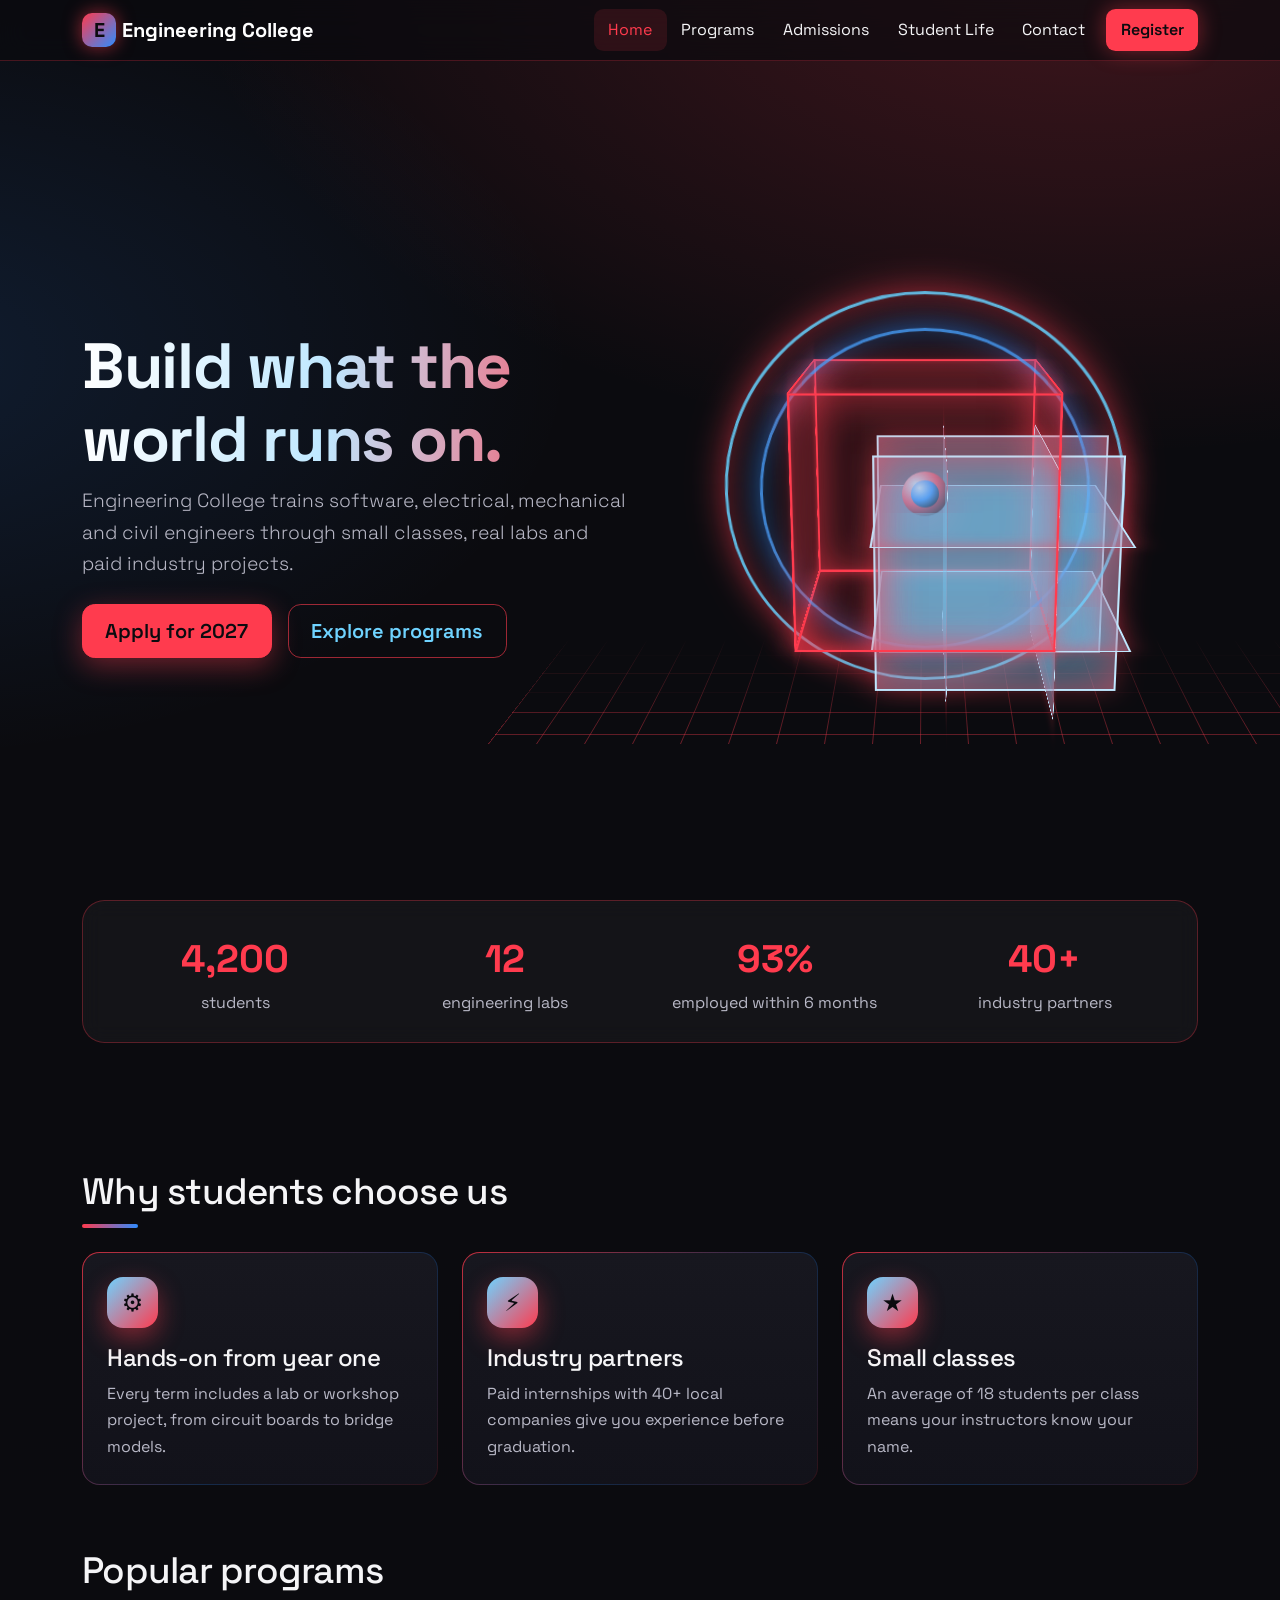
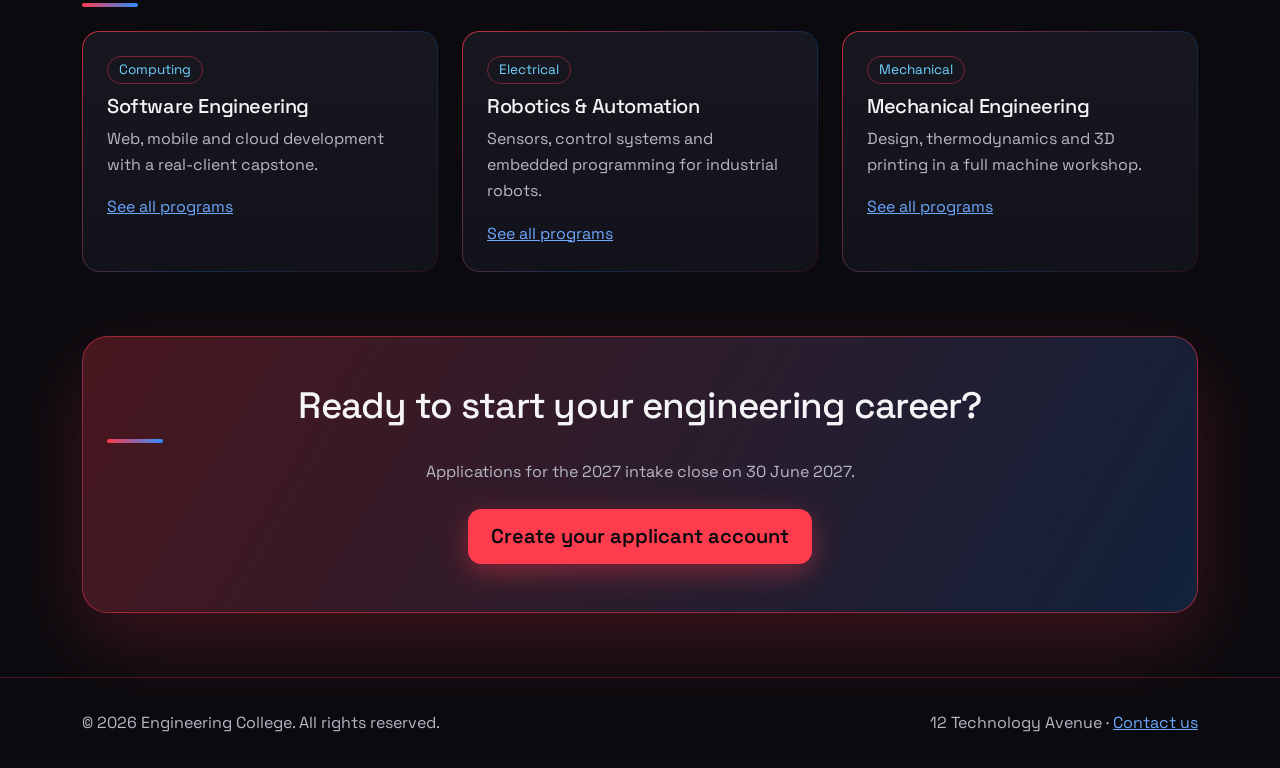
<file: index.html>
<!doctype html>
<html lang="en" data-bs-theme="dark"><head><meta charset="utf-8"><meta name="viewport" content="width=device-width,initial-scale=1">
<title>Home | Engineering College</title><meta name="description" content="Engineering College: programs, admissions and student life.">
<link rel="preconnect" href="https://fonts.googleapis.com"><link href="https://fonts.googleapis.com/css2?family=Space+Grotesk:wght@400;600;700&display=swap" rel="stylesheet">
<link href="https://cdn.jsdelivr.net/npm/bootstrap@5.3.3/dist/css/bootstrap.min.css" rel="stylesheet"><link href="css/style.css" rel="stylesheet"></head>
<body><a class="skip" href="#main">Skip to main content</a>
<nav class="navbar navbar-expand-lg fixed-top glass" aria-label="Main"><div class="container">
<a class="navbar-brand fw-bold" href="index.html"><span class="logo" aria-hidden="true">E</span>Engineering College</a>
<button class="navbar-toggler" type="button" data-bs-toggle="collapse" data-bs-target="#nav" aria-controls="nav" aria-expanded="false" aria-label="Toggle navigation"><span class="navbar-toggler-icon"></span></button>
<div class="collapse navbar-collapse" id="nav"><ul class="navbar-nav ms-auto">
<li class="nav-item"><a class="nav-link active" aria-current="page" href="index.html">Home</a></li>
<li class="nav-item"><a class="nav-link" href="about.html">Programs</a></li>
<li class="nav-item"><a class="nav-link" href="admissions.html">Admissions</a></li>
<li class="nav-item"><a class="nav-link" href="student-life.html">Student Life</a></li>
<li class="nav-item"><a class="nav-link" href="contact.html">Contact</a></li>
<li class="nav-item"><a class="nav-link" href="registration.html">Register</a></li>
</ul></div></div></nav><main id="main">
<section class="hero position-relative"><div class="container"><div class="row align-items-center g-4"><div class="col-lg-6">
<h1 class="grad">Build what the world runs on.</h1>
<p class="lead">Engineering College trains software, electrical, mechanical and civil engineers through small classes, real labs and paid industry projects.</p>
<div class="d-flex flex-wrap gap-3 mt-4"><a class="btn btn-pink btn-lg" href="registration.html">Apply for 2027</a><a class="btn btn-ghost btn-lg" href="about.html">Explore programs</a></div></div>
<div class="col-lg-6"><div class="stage" aria-hidden="true"><div class="grid3d"></div><div class="world">
<div class="ring r1"></div><div class="ring r2"></div>
<div class="cube"><i class="a"></i><i class="b"></i><i class="c"></i><i class="d"></i><i class="e"></i><i class="f"></i></div>
<div class="cube small"><i class="a"></i><i class="b"></i><i class="c"></i><i class="d"></i><i class="e"></i><i class="f"></i></div>
<span class="sat s1"></span><span class="sat s2"></span></div></div></div></div></div></section>
<section class="pt-0"><div class="container"><div class="glassbar"><div class="row text-center g-3">
<div class="col-6 col-md-3"><div class="stat">4,200</div><p class="text-muted mx-auto mb-0">students</p></div>
<div class="col-6 col-md-3"><div class="stat">12</div><p class="text-muted mx-auto mb-0">engineering labs</p></div>
<div class="col-6 col-md-3"><div class="stat">93%</div><p class="text-muted mx-auto mb-0">employed within 6 months</p></div>
<div class="col-6 col-md-3"><div class="stat">40+</div><p class="text-muted mx-auto mb-0">industry partners</p></div></div></div></div></section>
<section><div class="container"><h2 class="mb-4">Why students choose us</h2><div class="row g-4">
<div class="col-md-4"><article class="card-3d"><div class="ico" aria-hidden="true">&#9881;</div><h3 class="h4">Hands-on from year one</h3><p class="text-muted mb-0">Every term includes a lab or workshop project, from circuit boards to bridge models.</p></article></div>
<div class="col-md-4"><article class="card-3d"><div class="ico" aria-hidden="true">&#9889;</div><h3 class="h4">Industry partners</h3><p class="text-muted mb-0">Paid internships with 40+ local companies give you experience before graduation.</p></article></div>
<div class="col-md-4"><article class="card-3d"><div class="ico" aria-hidden="true">&#9733;</div><h3 class="h4">Small classes</h3><p class="text-muted mb-0">An average of 18 students per class means your instructors know your name.</p></article></div></div></div></section>
<section class="pt-0"><div class="container"><h2 class="mb-4">Popular programs</h2><div class="row g-4">
<div class="col-md-4"><article class="card-3d"><span class="tag">Computing</span><h3 class="h5">Software Engineering</h3><p class="text-muted">Web, mobile and cloud development with a real-client capstone.</p><a href="about.html#programs">See all programs<span class="visually-hidden"> at Engineering College</span></a></article></div>
<div class="col-md-4"><article class="card-3d"><span class="tag">Electrical</span><h3 class="h5">Robotics &amp; Automation</h3><p class="text-muted">Sensors, control systems and embedded programming for industrial robots.</p><a href="about.html#programs">See all programs<span class="visually-hidden"> at Engineering College</span></a></article></div>
<div class="col-md-4"><article class="card-3d"><span class="tag">Mechanical</span><h3 class="h5">Mechanical Engineering</h3><p class="text-muted">Design, thermodynamics and 3D printing in a full machine workshop.</p><a href="about.html#programs">See all programs<span class="visually-hidden"> at Engineering College</span></a></article></div></div></div></section>
<section class="pt-0"><div class="container"><div class="cta"><h2 class="mb-3">Ready to start your engineering career?</h2><p class="text-muted">Applications for the 2027 intake close on 30 June 2027.</p><a class="btn btn-pink btn-lg mt-2" href="registration.html">Create your applicant account</a></div></div></section>
</main>
<footer><div class="container d-flex flex-wrap justify-content-between gap-2"><span>&copy; 2026 Engineering College. All rights reserved.</span><span>12 Technology Avenue &middot; <a href="contact.html">Contact us</a></span></div></footer>
<script src="https://cdn.jsdelivr.net/npm/bootstrap@5.3.3/dist/js/bootstrap.bundle.min.js"></script><script src="js/main.js"></script></body></html>
</file>
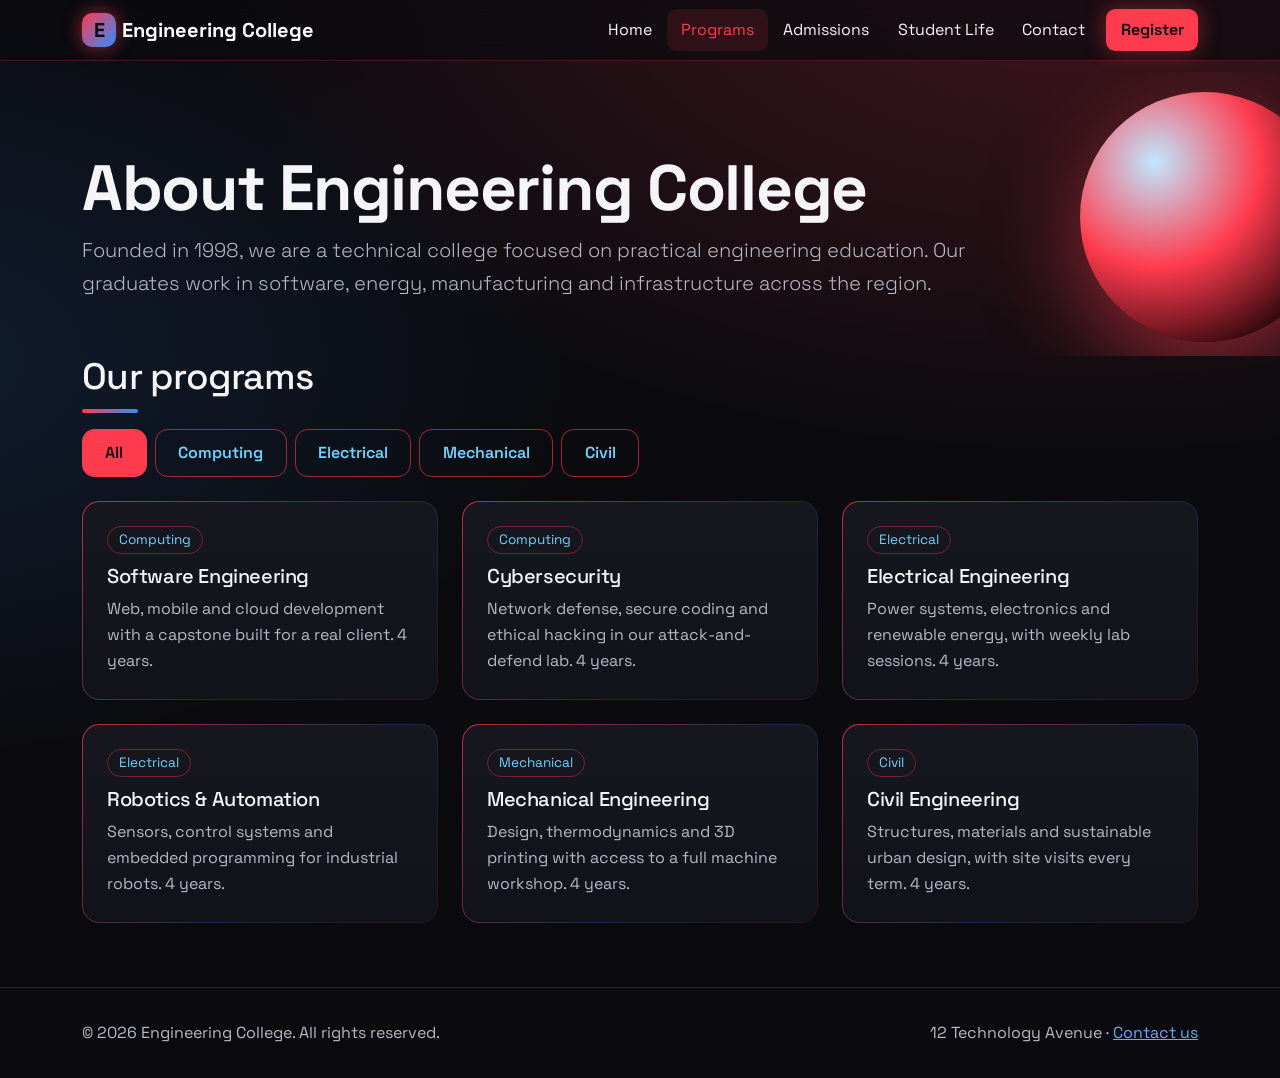
<file: about.html>
<!doctype html>
<html lang="en" data-bs-theme="dark"><head><meta charset="utf-8"><meta name="viewport" content="width=device-width,initial-scale=1">
<title>About & Programs | Engineering College</title><meta name="description" content="Engineering College: programs, admissions and student life.">
<link rel="preconnect" href="https://fonts.googleapis.com"><link href="https://fonts.googleapis.com/css2?family=Space+Grotesk:wght@400;600;700&display=swap" rel="stylesheet">
<link href="https://cdn.jsdelivr.net/npm/bootstrap@5.3.3/dist/css/bootstrap.min.css" rel="stylesheet"><link href="css/style.css" rel="stylesheet"></head>
<body><a class="skip" href="#main">Skip to main content</a>
<nav class="navbar navbar-expand-lg fixed-top glass" aria-label="Main"><div class="container">
<a class="navbar-brand fw-bold" href="index.html"><span class="logo" aria-hidden="true">E</span>Engineering College</a>
<button class="navbar-toggler" type="button" data-bs-toggle="collapse" data-bs-target="#nav" aria-controls="nav" aria-expanded="false" aria-label="Toggle navigation"><span class="navbar-toggler-icon"></span></button>
<div class="collapse navbar-collapse" id="nav"><ul class="navbar-nav ms-auto">
<li class="nav-item"><a class="nav-link" href="index.html">Home</a></li>
<li class="nav-item"><a class="nav-link active" aria-current="page" href="about.html">Programs</a></li>
<li class="nav-item"><a class="nav-link" href="admissions.html">Admissions</a></li>
<li class="nav-item"><a class="nav-link" href="student-life.html">Student Life</a></li>
<li class="nav-item"><a class="nav-link" href="contact.html">Contact</a></li>
<li class="nav-item"><a class="nav-link" href="registration.html">Register</a></li>
</ul></div></div></nav><main id="main">
<section><div class="container"><h1>About Engineering College</h1>
<p class="lead">Founded in 1998, we are a technical college focused on practical engineering education. Our graduates work in software, energy, manufacturing and infrastructure across the region.</p></div></section>
<section class="pt-0"><div class="container"><h2 id="programs" class="mb-3">Our programs</h2>
<div class="d-flex flex-wrap gap-2 mb-4" role="group" aria-label="Filter programs by field">
<button class="btn btn-ghost" data-filter="all" aria-pressed="true">All</button><button class="btn btn-ghost" data-filter="computing" aria-pressed="false">Computing</button><button class="btn btn-ghost" data-filter="electrical" aria-pressed="false">Electrical</button><button class="btn btn-ghost" data-filter="mechanical" aria-pressed="false">Mechanical</button><button class="btn btn-ghost" data-filter="civil" aria-pressed="false">Civil</button></div>
<div class="row g-4">
<div class="col-md-6 col-lg-4" data-cat="computing"><article class="card-3d"><span class="tag">Computing</span><h3 class="h5">Software Engineering</h3><p class="text-muted mb-0">Web, mobile and cloud development with a capstone built for a real client. 4 years.</p></article></div>
<div class="col-md-6 col-lg-4" data-cat="computing"><article class="card-3d"><span class="tag">Computing</span><h3 class="h5">Cybersecurity</h3><p class="text-muted mb-0">Network defense, secure coding and ethical hacking in our attack-and-defend lab. 4 years.</p></article></div>
<div class="col-md-6 col-lg-4" data-cat="electrical"><article class="card-3d"><span class="tag">Electrical</span><h3 class="h5">Electrical Engineering</h3><p class="text-muted mb-0">Power systems, electronics and renewable energy, with weekly lab sessions. 4 years.</p></article></div>
<div class="col-md-6 col-lg-4" data-cat="electrical"><article class="card-3d"><span class="tag">Electrical</span><h3 class="h5">Robotics &amp; Automation</h3><p class="text-muted mb-0">Sensors, control systems and embedded programming for industrial robots. 4 years.</p></article></div>
<div class="col-md-6 col-lg-4" data-cat="mechanical"><article class="card-3d"><span class="tag">Mechanical</span><h3 class="h5">Mechanical Engineering</h3><p class="text-muted mb-0">Design, thermodynamics and 3D printing with access to a full machine workshop. 4 years.</p></article></div>
<div class="col-md-6 col-lg-4" data-cat="civil"><article class="card-3d"><span class="tag">Civil</span><h3 class="h5">Civil Engineering</h3><p class="text-muted mb-0">Structures, materials and sustainable urban design, with site visits every term. 4 years.</p></article></div>
</div></div></section>
</main>
<footer><div class="container d-flex flex-wrap justify-content-between gap-2"><span>&copy; 2026 Engineering College. All rights reserved.</span><span>12 Technology Avenue &middot; <a href="contact.html">Contact us</a></span></div></footer>
<script src="https://cdn.jsdelivr.net/npm/bootstrap@5.3.3/dist/js/bootstrap.bundle.min.js"></script><script src="js/main.js"></script></body></html>
</file>
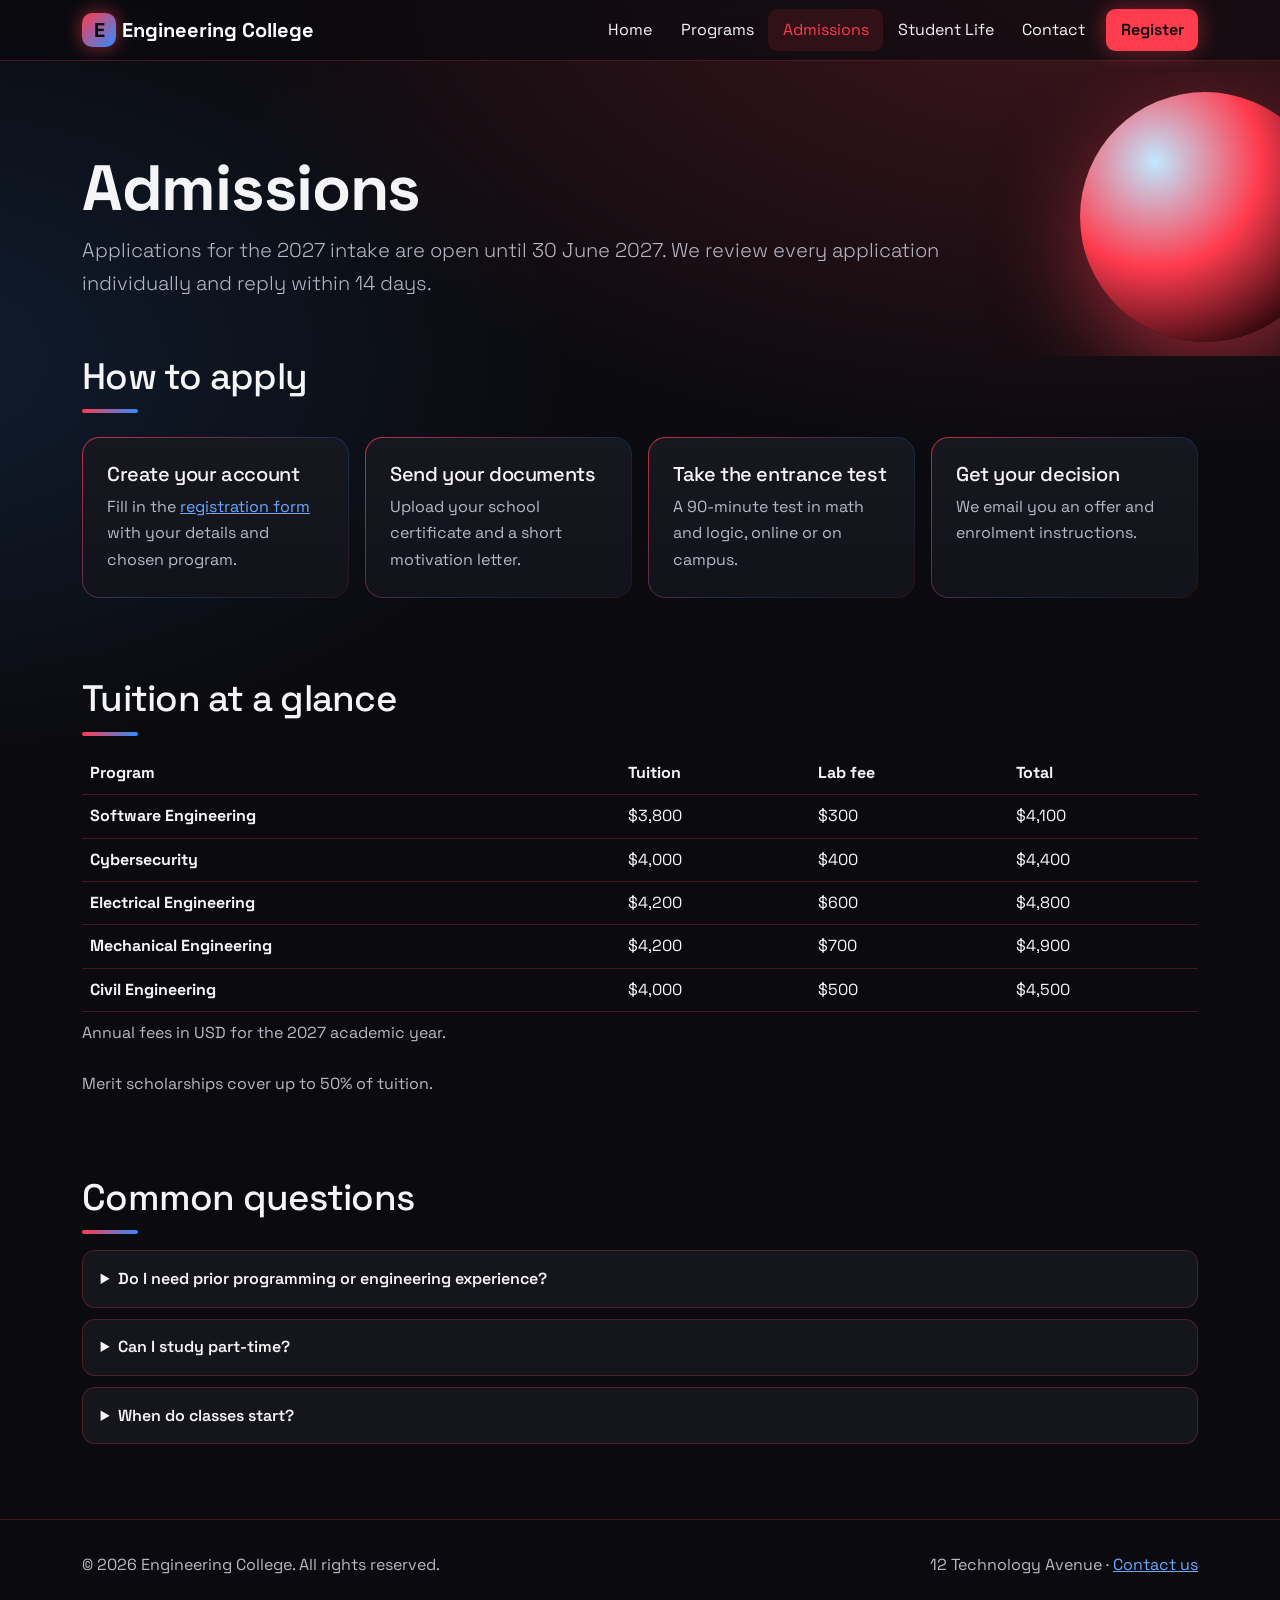
<file: admissions.html>
<!doctype html>
<html lang="en" data-bs-theme="dark"><head><meta charset="utf-8"><meta name="viewport" content="width=device-width,initial-scale=1">
<title>Admissions | Engineering College</title><meta name="description" content="Engineering College: programs, admissions and student life.">
<link rel="preconnect" href="https://fonts.googleapis.com"><link href="https://fonts.googleapis.com/css2?family=Space+Grotesk:wght@400;600;700&display=swap" rel="stylesheet">
<link href="https://cdn.jsdelivr.net/npm/bootstrap@5.3.3/dist/css/bootstrap.min.css" rel="stylesheet"><link href="css/style.css" rel="stylesheet"></head>
<body><a class="skip" href="#main">Skip to main content</a>
<nav class="navbar navbar-expand-lg fixed-top glass" aria-label="Main"><div class="container">
<a class="navbar-brand fw-bold" href="index.html"><span class="logo" aria-hidden="true">E</span>Engineering College</a>
<button class="navbar-toggler" type="button" data-bs-toggle="collapse" data-bs-target="#nav" aria-controls="nav" aria-expanded="false" aria-label="Toggle navigation"><span class="navbar-toggler-icon"></span></button>
<div class="collapse navbar-collapse" id="nav"><ul class="navbar-nav ms-auto">
<li class="nav-item"><a class="nav-link" href="index.html">Home</a></li>
<li class="nav-item"><a class="nav-link" href="about.html">Programs</a></li>
<li class="nav-item"><a class="nav-link active" aria-current="page" href="admissions.html">Admissions</a></li>
<li class="nav-item"><a class="nav-link" href="student-life.html">Student Life</a></li>
<li class="nav-item"><a class="nav-link" href="contact.html">Contact</a></li>
<li class="nav-item"><a class="nav-link" href="registration.html">Register</a></li>
</ul></div></div></nav><main id="main">
<section><div class="container"><h1>Admissions</h1><p class="lead">Applications for the 2027 intake are open until 30 June 2027. We review every application individually and reply within 14 days.</p></div></section>
<section class="pt-0"><div class="container"><h2 class="mb-4">How to apply</h2><ol class="row g-3 list-unstyled">
<li class="col-md-6 col-lg-3"><div class="card-3d"><h3 class="h5">Create your account</h3><p class="text-muted mb-0">Fill in the <a href="registration.html">registration form</a> with your details and chosen program.</p></div></li>
<li class="col-md-6 col-lg-3"><div class="card-3d"><h3 class="h5">Send your documents</h3><p class="text-muted mb-0">Upload your school certificate and a short motivation letter.</p></div></li>
<li class="col-md-6 col-lg-3"><div class="card-3d"><h3 class="h5">Take the entrance test</h3><p class="text-muted mb-0">A 90-minute test in math and logic, online or on campus.</p></div></li>
<li class="col-md-6 col-lg-3"><div class="card-3d"><h3 class="h5">Get your decision</h3><p class="text-muted mb-0">We email you an offer and enrolment instructions.</p></div></li></ol></div></section>
<section class="pt-0"><div class="container"><h2 class="mb-3">Tuition at a glance</h2>
<div class="table-responsive"><table class="table align-middle"><caption class="text-muted">Annual fees in USD for the 2027 academic year.</caption>
<thead><tr><th scope="col">Program</th><th scope="col">Tuition</th><th scope="col">Lab fee</th><th scope="col">Total</th></tr></thead><tbody>
<tr><th scope="row">Software Engineering</th><td>$3,800</td><td>$300</td><td>$4,100</td></tr>
<tr><th scope="row">Cybersecurity</th><td>$4,000</td><td>$400</td><td>$4,400</td></tr>
<tr><th scope="row">Electrical Engineering</th><td>$4,200</td><td>$600</td><td>$4,800</td></tr>
<tr><th scope="row">Mechanical Engineering</th><td>$4,200</td><td>$700</td><td>$4,900</td></tr>
<tr><th scope="row">Civil Engineering</th><td>$4,000</td><td>$500</td><td>$4,500</td></tr></tbody></table></div>
<p class="text-muted">Merit scholarships cover up to 50% of tuition.</p></div></section>
<section class="pt-0"><div class="container"><h2 class="mb-3">Common questions</h2>
<details><summary>Do I need prior programming or engineering experience?</summary><p class="mt-2 mb-0">No. Our first year covers the fundamentals for every program.</p></details>
<details><summary>Can I study part-time?</summary><p class="mt-2 mb-0">Yes. Part-time and evening study modes are available for all programs.</p></details>
<details><summary>When do classes start?</summary><p class="mt-2 mb-0">Classes begin on the first Monday of September.</p></details></div></section>
</main>
<footer><div class="container d-flex flex-wrap justify-content-between gap-2"><span>&copy; 2026 Engineering College. All rights reserved.</span><span>12 Technology Avenue &middot; <a href="contact.html">Contact us</a></span></div></footer>
<script src="https://cdn.jsdelivr.net/npm/bootstrap@5.3.3/dist/js/bootstrap.bundle.min.js"></script><script src="js/main.js"></script></body></html>
</file>
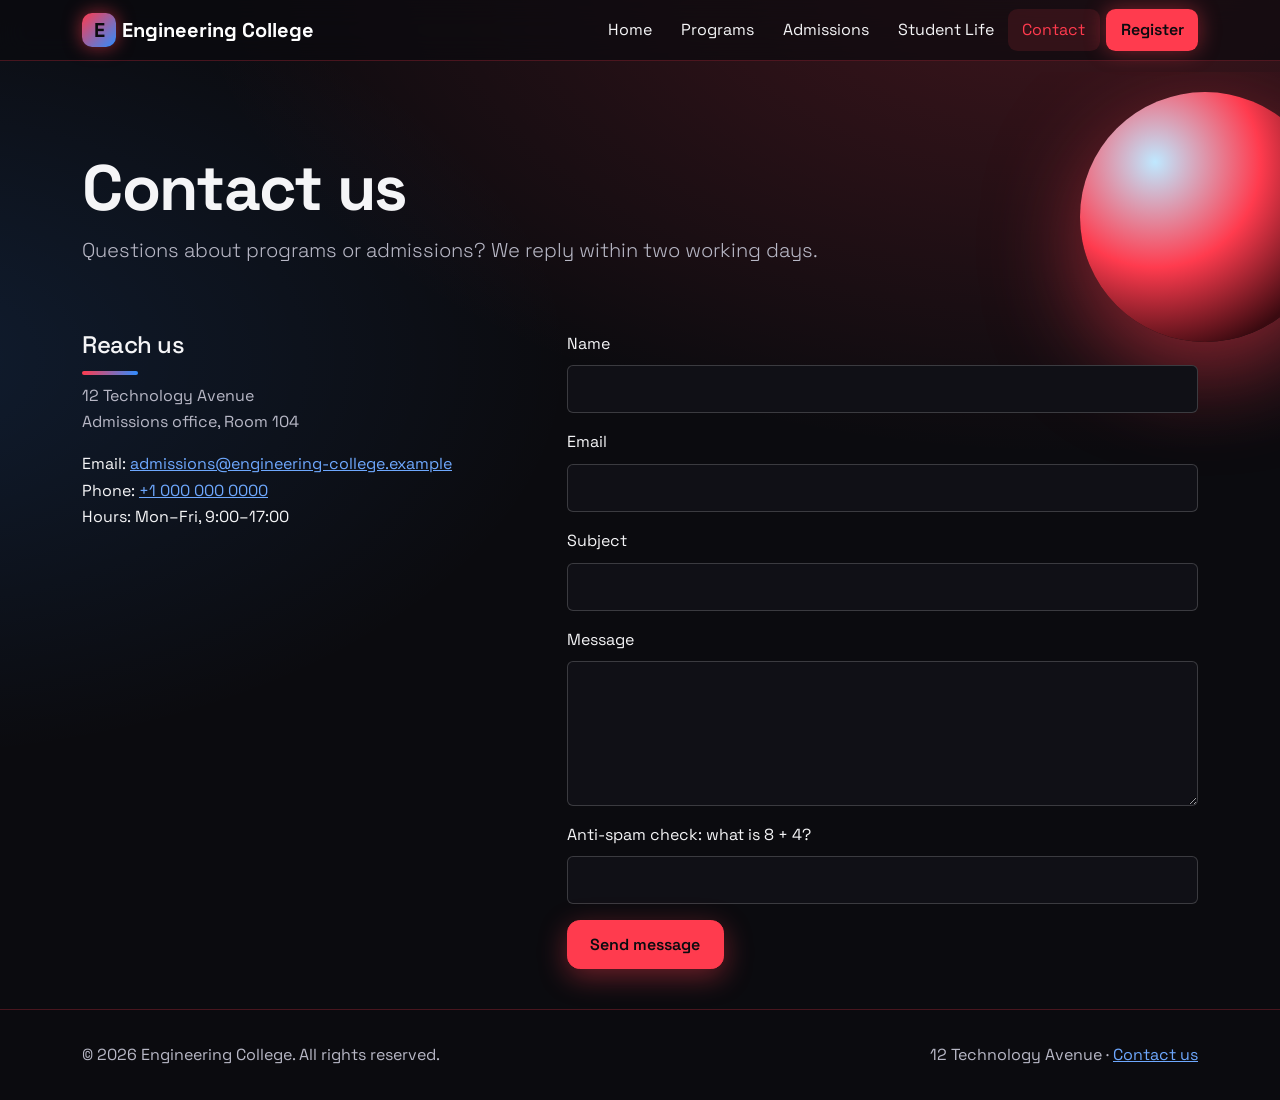
<file: contact.html>
<!doctype html>
<html lang="en" data-bs-theme="dark"><head><meta charset="utf-8"><meta name="viewport" content="width=device-width,initial-scale=1">
<title>Contact | Engineering College</title><meta name="description" content="Engineering College: programs, admissions and student life.">
<link rel="preconnect" href="https://fonts.googleapis.com"><link href="https://fonts.googleapis.com/css2?family=Space+Grotesk:wght@400;600;700&display=swap" rel="stylesheet">
<link href="https://cdn.jsdelivr.net/npm/bootstrap@5.3.3/dist/css/bootstrap.min.css" rel="stylesheet"><link href="css/style.css" rel="stylesheet"></head>
<body><a class="skip" href="#main">Skip to main content</a>
<nav class="navbar navbar-expand-lg fixed-top glass" aria-label="Main"><div class="container">
<a class="navbar-brand fw-bold" href="index.html"><span class="logo" aria-hidden="true">E</span>Engineering College</a>
<button class="navbar-toggler" type="button" data-bs-toggle="collapse" data-bs-target="#nav" aria-controls="nav" aria-expanded="false" aria-label="Toggle navigation"><span class="navbar-toggler-icon"></span></button>
<div class="collapse navbar-collapse" id="nav"><ul class="navbar-nav ms-auto">
<li class="nav-item"><a class="nav-link" href="index.html">Home</a></li>
<li class="nav-item"><a class="nav-link" href="about.html">Programs</a></li>
<li class="nav-item"><a class="nav-link" href="admissions.html">Admissions</a></li>
<li class="nav-item"><a class="nav-link" href="student-life.html">Student Life</a></li>
<li class="nav-item"><a class="nav-link active" aria-current="page" href="contact.html">Contact</a></li>
<li class="nav-item"><a class="nav-link" href="registration.html">Register</a></li>
</ul></div></div></nav><main id="main">
<section><div class="container"><h1>Contact us</h1><p class="lead">Questions about programs or admissions? We reply within two working days.</p>
<div class="row g-5 mt-1"><div class="col-lg-5"><h2 class="h4">Reach us</h2><address class="text-muted">12 Technology Avenue<br>Admissions office, Room 104</address>
<ul class="list-unstyled"><li>Email: <a href="mailto:admissions@engineering-college.example">admissions@engineering-college.example</a></li><li>Phone: <a href="tel:+10000000000">+1 000 000 0000</a></li><li>Hours: Mon&ndash;Fri, 9:00&ndash;17:00</li></ul></div>
<div class="col-lg-7"><form data-validate novalidate data-ok="Thank you! Your message has been sent. We will reply within two working days." aria-label="Contact form">
<div class="mb-3"><label class="form-label" for="name">Name</label><input class="form-control" id="name" name="name" autocomplete="name" required minlength="2"><div class="invalid-feedback">Enter your name.</div></div>
<div class="mb-3"><label class="form-label" for="email">Email</label><input class="form-control" type="email" id="email" name="email" autocomplete="email" required><div class="invalid-feedback">Enter a valid email address.</div></div>
<div class="mb-3"><label class="form-label" for="subject">Subject</label><input class="form-control" id="subject" name="subject" required><div class="invalid-feedback">Enter a subject.</div></div>
<div class="mb-3"><label class="form-label" for="message">Message</label><textarea class="form-control" id="message" name="message" rows="5" required minlength="10"></textarea><div class="invalid-feedback">Write at least 10 characters.</div></div>
<div class="hp" aria-hidden="true"><label for="website">Leave this field empty</label><input id="website" name="website" tabindex="-1" autocomplete="off"></div>
<div class="mb-3"><label class="form-label" for="captcha">Anti-spam check: what is <span id="q">3 + 4</span>?</label><input class="form-control" id="captcha" name="captcha" inputmode="numeric" required><div class="invalid-feedback">Answer the question.</div></div>
<button class="btn btn-pink" type="submit">Send message</button><div id="result" role="status" aria-live="polite"></div></form></div></div></div></section>
</main>
<footer><div class="container d-flex flex-wrap justify-content-between gap-2"><span>&copy; 2026 Engineering College. All rights reserved.</span><span>12 Technology Avenue &middot; <a href="contact.html">Contact us</a></span></div></footer>
<script src="https://cdn.jsdelivr.net/npm/bootstrap@5.3.3/dist/js/bootstrap.bundle.min.js"></script><script src="js/main.js"></script></body></html>
</file>
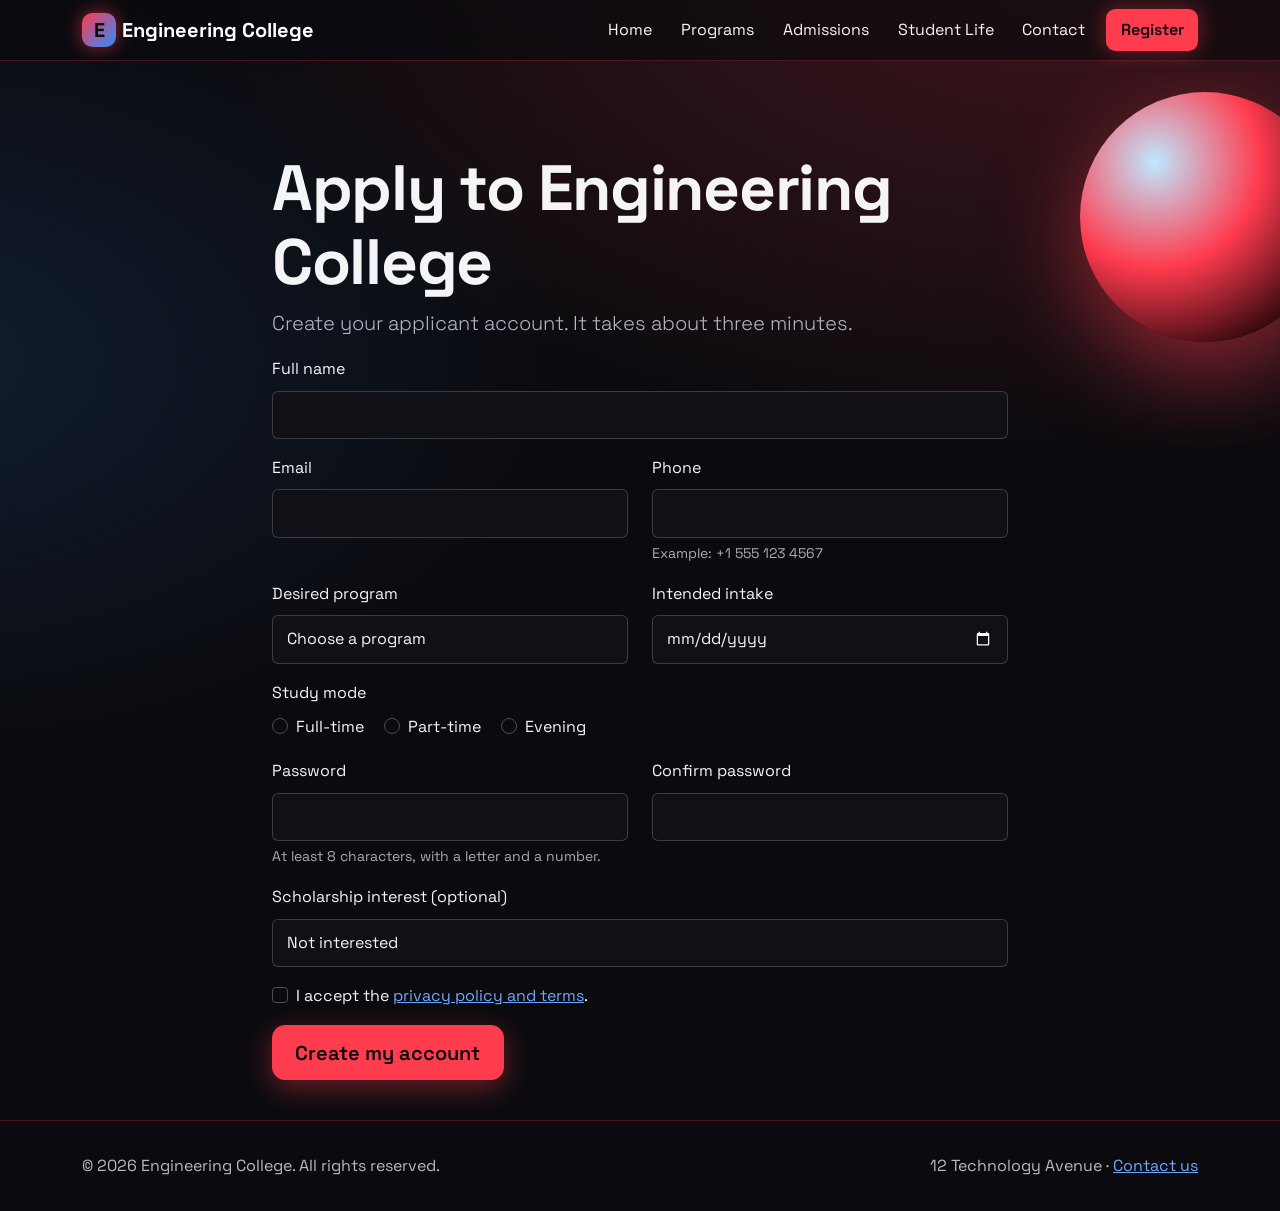
<file: registration.html>
<!doctype html>
<html lang="en" data-bs-theme="dark"><head><meta charset="utf-8"><meta name="viewport" content="width=device-width,initial-scale=1">
<title>Registration | Engineering College</title><meta name="description" content="Engineering College: programs, admissions and student life.">
<link rel="preconnect" href="https://fonts.googleapis.com"><link href="https://fonts.googleapis.com/css2?family=Space+Grotesk:wght@400;600;700&display=swap" rel="stylesheet">
<link href="https://cdn.jsdelivr.net/npm/bootstrap@5.3.3/dist/css/bootstrap.min.css" rel="stylesheet"><link href="css/style.css" rel="stylesheet"></head>
<body><a class="skip" href="#main">Skip to main content</a>
<nav class="navbar navbar-expand-lg fixed-top glass" aria-label="Main"><div class="container">
<a class="navbar-brand fw-bold" href="index.html"><span class="logo" aria-hidden="true">E</span>Engineering College</a>
<button class="navbar-toggler" type="button" data-bs-toggle="collapse" data-bs-target="#nav" aria-controls="nav" aria-expanded="false" aria-label="Toggle navigation"><span class="navbar-toggler-icon"></span></button>
<div class="collapse navbar-collapse" id="nav"><ul class="navbar-nav ms-auto">
<li class="nav-item"><a class="nav-link" href="index.html">Home</a></li>
<li class="nav-item"><a class="nav-link" href="about.html">Programs</a></li>
<li class="nav-item"><a class="nav-link" href="admissions.html">Admissions</a></li>
<li class="nav-item"><a class="nav-link" href="student-life.html">Student Life</a></li>
<li class="nav-item"><a class="nav-link" href="contact.html">Contact</a></li>
<li class="nav-item"><a class="nav-link active" aria-current="page" href="registration.html">Register</a></li>
</ul></div></div></nav><main id="main">
<section><div class="container" style="max-width:760px"><h1>Apply to Engineering College</h1><p class="lead">Create your applicant account. It takes about three minutes.</p>
<form data-validate novalidate data-ok="Registration received! Check your email for next steps and your entrance test date." aria-label="Registration form">
<div class="mb-3"><label class="form-label" for="fn">Full name</label><input class="form-control" id="fn" name="fn" autocomplete="name" required minlength="3"><div class="invalid-feedback">Enter your full name.</div></div>
<div class="row"><div class="col-md-6 mb-3"><label class="form-label" for="em">Email</label><input class="form-control" type="email" id="em" name="em" autocomplete="email" required><div class="invalid-feedback">Enter a valid email address.</div></div>
<div class="col-md-6 mb-3"><label class="form-label" for="ph">Phone</label><input class="form-control" type="tel" id="ph" name="ph" autocomplete="tel" required pattern="[+]?[0-9 ()\-]{7,16}" aria-describedby="phh"><div id="phh" class="form-text">Example: +1 555 123 4567</div><div class="invalid-feedback">Enter a valid phone number.</div></div></div>
<div class="row"><div class="col-md-6 mb-3"><label class="form-label" for="prog">Desired program</label><select class="form-select" id="prog" name="prog" required><option value="">Choose a program</option><option>Software Engineering</option><option>Cybersecurity</option><option>Electrical Engineering</option><option>Robotics &amp; Automation</option><option>Mechanical Engineering</option><option>Civil Engineering</option></select><div class="invalid-feedback">Choose a program.</div></div>
<div class="col-md-6 mb-3"><label class="form-label" for="intake">Intended intake</label><input class="form-control" type="date" id="intake" name="intake" required><div class="invalid-feedback">Choose a future date.</div></div></div>
<fieldset class="mb-3"><legend class="form-label fs-6">Study mode</legend>
<div class="form-check form-check-inline"><input class="form-check-input" type="radio" name="mode" id="m1" value="full" required><label class="form-check-label" for="m1">Full-time</label></div>
<div class="form-check form-check-inline"><input class="form-check-input" type="radio" name="mode" id="m2" value="part"><label class="form-check-label" for="m2">Part-time</label></div>
<div class="form-check form-check-inline"><input class="form-check-input" type="radio" name="mode" id="m3" value="eve"><label class="form-check-label" for="m3">Evening</label></div>
<div class="invalid-feedback" id="modeErr">Choose a study mode.</div></fieldset>
<div class="row"><div class="col-md-6 mb-3"><label class="form-label" for="pw">Password</label><input class="form-control" type="password" id="pw" name="pw" autocomplete="new-password" required aria-describedby="pwh"><div id="pwh" class="form-text">At least 8 characters, with a letter and a number.</div><div class="invalid-feedback">Password is too weak.</div></div>
<div class="col-md-6 mb-3"><label class="form-label" for="pw2">Confirm password</label><input class="form-control" type="password" id="pw2" name="pw2" autocomplete="new-password" required><div class="invalid-feedback">Passwords do not match.</div></div></div>
<div class="mb-3"><label class="form-label" for="sch">Scholarship interest (optional)</label><select class="form-select" id="sch" name="sch"><option>Not interested</option><option>Merit scholarship</option><option>Need-based support</option></select></div>
<div class="form-check mb-3"><input class="form-check-input" type="checkbox" id="terms" name="terms" required><label class="form-check-label" for="terms">I accept the <a href="contact.html">privacy policy and terms</a>.</label><div class="invalid-feedback">You must accept the terms to continue.</div></div>
<button class="btn btn-pink btn-lg" type="submit">Create my account</button><div id="result" role="status" aria-live="polite"></div></form></div></section>
</main>
<footer><div class="container d-flex flex-wrap justify-content-between gap-2"><span>&copy; 2026 Engineering College. All rights reserved.</span><span>12 Technology Avenue &middot; <a href="contact.html">Contact us</a></span></div></footer>
<script src="https://cdn.jsdelivr.net/npm/bootstrap@5.3.3/dist/js/bootstrap.bundle.min.js"></script><script src="js/main.js"></script></body></html>
</file>
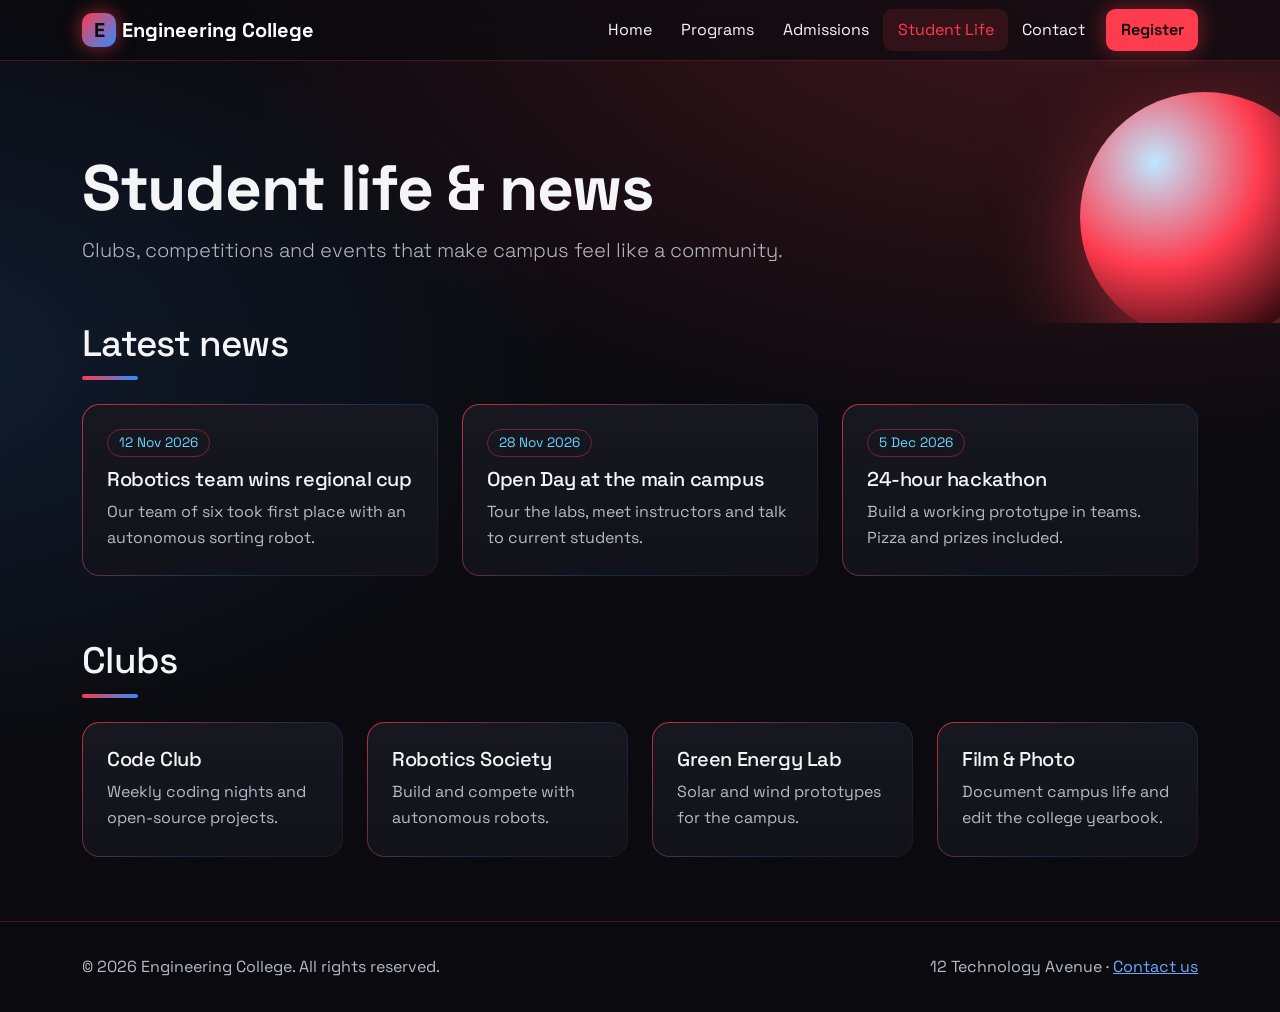
<file: student-life.html>
<!doctype html>
<html lang="en" data-bs-theme="dark"><head><meta charset="utf-8"><meta name="viewport" content="width=device-width,initial-scale=1">
<title>Student Life & News | Engineering College</title><meta name="description" content="Engineering College: programs, admissions and student life.">
<link rel="preconnect" href="https://fonts.googleapis.com"><link href="https://fonts.googleapis.com/css2?family=Space+Grotesk:wght@400;600;700&display=swap" rel="stylesheet">
<link href="https://cdn.jsdelivr.net/npm/bootstrap@5.3.3/dist/css/bootstrap.min.css" rel="stylesheet"><link href="css/style.css" rel="stylesheet"></head>
<body><a class="skip" href="#main">Skip to main content</a>
<nav class="navbar navbar-expand-lg fixed-top glass" aria-label="Main"><div class="container">
<a class="navbar-brand fw-bold" href="index.html"><span class="logo" aria-hidden="true">E</span>Engineering College</a>
<button class="navbar-toggler" type="button" data-bs-toggle="collapse" data-bs-target="#nav" aria-controls="nav" aria-expanded="false" aria-label="Toggle navigation"><span class="navbar-toggler-icon"></span></button>
<div class="collapse navbar-collapse" id="nav"><ul class="navbar-nav ms-auto">
<li class="nav-item"><a class="nav-link" href="index.html">Home</a></li>
<li class="nav-item"><a class="nav-link" href="about.html">Programs</a></li>
<li class="nav-item"><a class="nav-link" href="admissions.html">Admissions</a></li>
<li class="nav-item"><a class="nav-link active" aria-current="page" href="student-life.html">Student Life</a></li>
<li class="nav-item"><a class="nav-link" href="contact.html">Contact</a></li>
<li class="nav-item"><a class="nav-link" href="registration.html">Register</a></li>
</ul></div></div></nav><main id="main">
<section><div class="container"><h1>Student life &amp; news</h1><p class="lead">Clubs, competitions and events that make campus feel like a community.</p></div></section>
<section class="pt-0"><div class="container"><h2 class="mb-4">Latest news</h2><div class="row g-4">
<div class="col-md-6 col-lg-4"><article class="card-3d"><span class="tag">12 Nov 2026</span><h3 class="h5">Robotics team wins regional cup</h3><p class="text-muted mb-0">Our team of six took first place with an autonomous sorting robot.</p></article></div>
<div class="col-md-6 col-lg-4"><article class="card-3d"><span class="tag">28 Nov 2026</span><h3 class="h5">Open Day at the main campus</h3><p class="text-muted mb-0">Tour the labs, meet instructors and talk to current students.</p></article></div>
<div class="col-md-6 col-lg-4"><article class="card-3d"><span class="tag">5 Dec 2026</span><h3 class="h5">24-hour hackathon</h3><p class="text-muted mb-0">Build a working prototype in teams. Pizza and prizes included.</p></article></div></div></div></section>
<section class="pt-0"><div class="container"><h2 class="mb-4">Clubs</h2><div class="row g-4">
<div class="col-md-6 col-lg-3"><article class="card-3d"><h3 class="h5">Code Club</h3><p class="text-muted mb-0">Weekly coding nights and open-source projects.</p></article></div>
<div class="col-md-6 col-lg-3"><article class="card-3d"><h3 class="h5">Robotics Society</h3><p class="text-muted mb-0">Build and compete with autonomous robots.</p></article></div>
<div class="col-md-6 col-lg-3"><article class="card-3d"><h3 class="h5">Green Energy Lab</h3><p class="text-muted mb-0">Solar and wind prototypes for the campus.</p></article></div>
<div class="col-md-6 col-lg-3"><article class="card-3d"><h3 class="h5">Film &amp; Photo</h3><p class="text-muted mb-0">Document campus life and edit the college yearbook.</p></article></div></div></div></section>
</main>
<footer><div class="container d-flex flex-wrap justify-content-between gap-2"><span>&copy; 2026 Engineering College. All rights reserved.</span><span>12 Technology Avenue &middot; <a href="contact.html">Contact us</a></span></div></footer>
<script src="https://cdn.jsdelivr.net/npm/bootstrap@5.3.3/dist/js/bootstrap.bundle.min.js"></script><script src="js/main.js"></script></body></html>
</file>
<file: css/style.css>
:root{--bg:#0B0B0F;--surface:#15151C;--red:#FF3B4E;--blue:#6FD3FF;--text:#F5F5F7;--muted:#B8B8C6;--bs-primary:#FF3B4E;--bs-body-bg:#0B0B0F;--bs-body-color:#F5F5F7;--bs-link-color:#6FD3FF;--bs-link-hover-color:#fff}
html{scroll-behavior:smooth}
body{padding-top:72px;font-family:"Space Grotesk","Segoe UI",system-ui,sans-serif;line-height:1.65;background:radial-gradient(900px 500px at 85% -5%,rgba(255,59,78,.22),transparent),radial-gradient(700px 400px at -10% 40%,rgba(47,140,255,.14),transparent),var(--bg);background-attachment:fixed}
h1,h2,h3{letter-spacing:-.02em;line-height:1.15}
h1{font-size:clamp(2.2rem,6vw,4rem);font-weight:700}h2{font-size:clamp(1.6rem,3.5vw,2.3rem)}
p,li{max-width:70ch}.text-muted,.lead{color:var(--muted)!important}
section{padding:4rem 0}
.skip{position:absolute;left:-999px;top:.5rem;background:var(--red);color:#0B0B0F;padding:.5rem 1rem;z-index:2000;border-radius:.5rem}.skip:focus{left:.5rem}
:focus-visible{outline:3px solid var(--blue)!important;outline-offset:2px}
.glass{background:rgba(11,11,15,.7);backdrop-filter:blur(14px);border-bottom:1px solid rgba(255,59,78,.25)}
.logo{display:inline-grid;place-items:center;width:34px;height:34px;border-radius:10px;background:linear-gradient(135deg,var(--red),#2F8CFF);color:#0B0B0F;font-weight:800;margin-right:.4rem;box-shadow:0 0 18px rgba(255,59,78,.6)}
.nav-link{color:var(--text)!important;border-radius:.6rem;padding:.5rem .9rem!important}.nav-link:hover{color:var(--blue)!important}
.nav-link.active{color:var(--red)!important;background:rgba(255,59,78,.12)}
.btn{border-radius:.8rem;font-weight:600;padding:.7rem 1.4rem;transition:transform .2s,box-shadow .2s}
.btn-pink{--bs-btn-bg:var(--red);--bs-btn-color:#0B0B0F;--bs-btn-border-color:var(--red);--bs-btn-hover-bg:#ff6573;--bs-btn-hover-color:#0B0B0F;--bs-btn-hover-border-color:#ff6573;--bs-btn-active-bg:#ff808c;--bs-btn-active-color:#0B0B0F;box-shadow:0 8px 28px rgba(255,59,78,.4)}
.btn-pink:hover{transform:translateY(-2px)}
.btn-ghost{--bs-btn-color:var(--blue);--bs-btn-border-color:rgba(255,59,78,.6);--bs-btn-hover-bg:rgba(255,59,78,.15);--bs-btn-hover-color:#fff;--bs-btn-hover-border-color:var(--red);--bs-btn-active-bg:rgba(255,59,78,.25);--bs-btn-active-color:#fff}
.btn-ghost[aria-pressed=true]{background:var(--red);color:#0B0B0F}
.hero{padding:4.5rem 0 3rem;overflow:hidden}
.scene{perspective:900px;width:220px;height:220px;margin:2rem auto}
.cube{position:relative;width:100%;height:100%;transform-style:preserve-3d;animation:spin 16s linear infinite}
.face{position:absolute;inset:0;display:grid;place-items:center;font-size:2.4rem;font-weight:700;color:var(--blue);border:2px solid var(--red);background:rgba(255,59,78,.1);box-shadow:inset 0 0 40px rgba(255,59,78,.45),0 0 30px rgba(255,59,78,.3)}
.f1{transform:translateZ(110px)}.f2{transform:rotateY(90deg) translateZ(110px)}.f3{transform:rotateY(180deg) translateZ(110px)}.f4{transform:rotateY(-90deg) translateZ(110px)}.f5{transform:rotateX(90deg) translateZ(110px)}.f6{transform:rotateX(-90deg) translateZ(110px)}
@keyframes spin{to{transform:rotateX(360deg) rotateY(360deg)}}
.orb{position:absolute;width:90px;height:90px;border-radius:50%;background:radial-gradient(circle at 30% 28%,#bfe8ff,#FF3B4E 42%,#3a0a10 78%);box-shadow:0 20px 50px rgba(255,59,78,.5);animation:float 6s ease-in-out infinite}
.orb.o1{top:6%;right:8%}.orb.o2{bottom:4%;left:6%;width:56px;height:56px;animation-delay:-3s}
@keyframes float{50%{transform:translateY(-18px)}}
.card-3d{background:linear-gradient(160deg,#1b1b25,var(--surface));border:1px solid rgba(255,59,78,.25);border-radius:1.1rem;padding:1.5rem;height:100%;transform:perspective(900px) rotateX(var(--rx,0deg)) rotateY(var(--ry,0deg));transition:transform .15s,box-shadow .3s,border-color .3s}
.card-3d:hover{box-shadow:0 22px 44px rgba(255,59,78,.28);border-color:var(--red)}
.tag{display:inline-block;font-size:.85rem;color:var(--blue);border:1px solid rgba(255,59,78,.4);border-radius:2rem;padding:.1rem .7rem;margin-bottom:.6rem}
.stat{font-size:2.4rem;font-weight:700;color:var(--red)}
.table{--bs-table-bg:transparent;--bs-table-color:var(--text);--bs-table-border-color:rgba(255,59,78,.25)}
.form-control,.form-select{background:#101016;border-color:rgba(255,255,255,.18);padding:.7rem .9rem}
.form-control:focus,.form-select:focus{border-color:var(--red);box-shadow:0 0 0 .2rem rgba(255,59,78,.3)}
.form-check-input:checked{background-color:var(--red);border-color:var(--red)}
.hp{position:absolute;left:-9999px}
details{background:var(--surface);border:1px solid rgba(255,59,78,.25);border-radius:.8rem;padding:.9rem 1.1rem;margin-bottom:.7rem}summary{cursor:pointer;font-weight:600}
footer{border-top:1px solid rgba(255,59,78,.25);padding:2rem 0;color:var(--muted)}
@media(max-width:575px){section{padding:3rem 0}.scene{width:160px;height:160px}.face{font-size:1.8rem}.f1{transform:translateZ(80px)}.f2{transform:rotateY(90deg) translateZ(80px)}.f3{transform:rotateY(180deg) translateZ(80px)}.f4{transform:rotateY(-90deg) translateZ(80px)}.f5{transform:rotateX(90deg) translateZ(80px)}.f6{transform:rotateX(-90deg) translateZ(80px)}}
@media(prefers-reduced-motion:reduce){*{animation:none!important;transition:none!important;scroll-behavior:auto!important}}

/* ===== v2 upgrade ===== */
h2::after{content:"";display:block;width:56px;height:4px;border-radius:4px;margin-top:.7rem;background:linear-gradient(90deg,var(--red),#2F8CFF)}
.text-center h2::after{margin-inline:auto}
.grad{background:linear-gradient(95deg,#fff 0%,#bfe8ff 45%,#FF3B4E 100%);-webkit-background-clip:text;background-clip:text;color:transparent}
.navbar-nav .nav-item:last-child .nav-link{background:var(--red);color:#0B0B0F!important;font-weight:600;margin-left:.4rem;box-shadow:0 0 22px rgba(255,59,78,.45)}
.navbar-nav .nav-item:last-child .nav-link:hover{background:#ff6573}
.card-3d{border:1px solid transparent;background:linear-gradient(#17171f,#12121a) padding-box,linear-gradient(135deg,rgba(255,59,78,.75),rgba(47,140,255,.25) 60%,rgba(255,59,78,.15)) border-box}
.ico{display:grid;place-items:center;width:3.2rem;height:3.2rem;border-radius:1rem;margin-bottom:1rem;font-size:1.5rem;color:#0B0B0F;background:linear-gradient(135deg,#6FD3FF,#FF3B4E);box-shadow:0 10px 26px rgba(255,59,78,.45);transform:translateZ(30px)}
.glassbar{background:rgba(255,255,255,.04);border:1px solid rgba(255,59,78,.3);border-radius:1.4rem;padding:1.6rem;backdrop-filter:blur(10px)}
.cta{background:linear-gradient(120deg,rgba(255,59,78,.25),rgba(47,140,255,.18));border:1px solid rgba(255,59,78,.5);border-radius:1.6rem;padding:3rem 1.5rem;text-align:center;box-shadow:0 30px 80px rgba(255,59,78,.2)}
.cta p{margin-inline:auto}
/* hero 3D stage */
.hero{padding:5rem 0 4rem;min-height:calc(100vh - 72px);display:flex;align-items:center}
.hero .lead{font-size:1.2rem}
.stage{position:relative;height:440px;perspective:1100px;display:grid;place-items:center}
.world{position:relative;width:240px;height:240px;transform-style:preserve-3d;transform:rotateX(var(--px,-14deg)) rotateY(var(--py,0deg));transition:transform .25s ease-out}
.cube{--h:120px;position:absolute;inset:0;transform-style:preserve-3d;animation:spin 18s linear infinite}
.cube.small{--h:50px;inset:70px;animation-duration:9s;animation-direction:reverse}
.cube i{position:absolute;inset:0;border:2px solid var(--red);background:rgba(255,59,78,.07);box-shadow:inset 0 0 44px rgba(255,59,78,.55),0 0 26px rgba(255,59,78,.3)}
.small i{background:rgba(111,211,255,.4);border-color:#bfe8ff}
.cube .a{transform:translateZ(var(--h))}.cube .b{transform:rotateY(90deg) translateZ(var(--h))}.cube .c{transform:rotateY(180deg) translateZ(var(--h))}.cube .d{transform:rotateY(-90deg) translateZ(var(--h))}.cube .e{transform:rotateX(90deg) translateZ(var(--h))}.cube .f{transform:rotateX(-90deg) translateZ(var(--h))}
.ring{position:absolute;left:50%;top:50%;width:400px;height:400px;margin:-200px 0 0 -200px;border-radius:50%;border:3px solid rgba(111,211,255,.85);box-shadow:0 0 34px rgba(255,59,78,.6),inset 0 0 34px rgba(255,59,78,.4)}
.r1{animation:ring1 14s linear infinite}.r2{width:330px;height:330px;margin:-165px 0 0 -165px;border-color:rgba(70,160,255,.8);box-shadow:0 0 30px rgba(47,140,255,.6),inset 0 0 30px rgba(47,140,255,.35);animation:ring2 11s linear infinite}
@keyframes ring1{from{transform:rotateX(75deg) rotateZ(0)}to{transform:rotateX(75deg) rotateZ(360deg)}}
@keyframes ring2{from{transform:rotateY(72deg) rotateX(18deg) rotateZ(0)}to{transform:rotateY(72deg) rotateX(18deg) rotateZ(-360deg)}}
.sat{position:absolute;left:50%;top:50%;width:46px;height:46px;margin:-23px;border-radius:50%;background:radial-gradient(circle at 30% 28%,#e0f4ff,#FF3B4E 45%,#3a0a10 80%);box-shadow:0 14px 40px rgba(255,59,78,.6);animation:orbit 9s linear infinite}
.s2{width:28px;height:28px;margin:-14px;animation-duration:6s;animation-delay:-2s;background:radial-gradient(circle at 30% 28%,#cfe6ff,#2F8CFF 45%,#0a1a3a 80%);box-shadow:0 14px 40px rgba(47,140,255,.6)}
@keyframes orbit{from{transform:rotateY(0) translateX(210px)}to{transform:rotateY(360deg) translateX(210px)}}
.grid3d{position:absolute;left:-30%;bottom:-30px;width:160%;height:260px;transform:rotateX(74deg);transform-origin:bottom;background:linear-gradient(rgba(255,59,78,.4) 1px,transparent 1px) 0 0/48px 48px,linear-gradient(90deg,rgba(255,59,78,.4) 1px,transparent 1px) 0 0/48px 48px;-webkit-mask-image:linear-gradient(to top,#000,transparent);mask-image:linear-gradient(to top,#000,transparent)}
/* inner page glow sphere */
main>section:first-child:not(.hero){position:relative;overflow:hidden;padding:5rem 0 2.5rem}
main>section:first-child:not(.hero)::after{content:"";position:absolute;right:-50px;top:20px;width:250px;height:250px;border-radius:50%;background:radial-gradient(circle at 30% 28%,#bfe8ff,#FF3B4E 42%,#3a0a10 78%);box-shadow:0 30px 90px rgba(255,59,78,.5);animation:float 7s ease-in-out infinite;z-index:-1}
@media(max-width:991px){.hero{min-height:0}.stage{height:380px;transform:scale(.8)}}
@media(max-width:575px){.stage{height:330px;transform:scale(.62);margin:-30px 0}main>section:first-child:not(.hero)::after{width:140px;height:140px;opacity:.4;right:-30px}}
</file>
